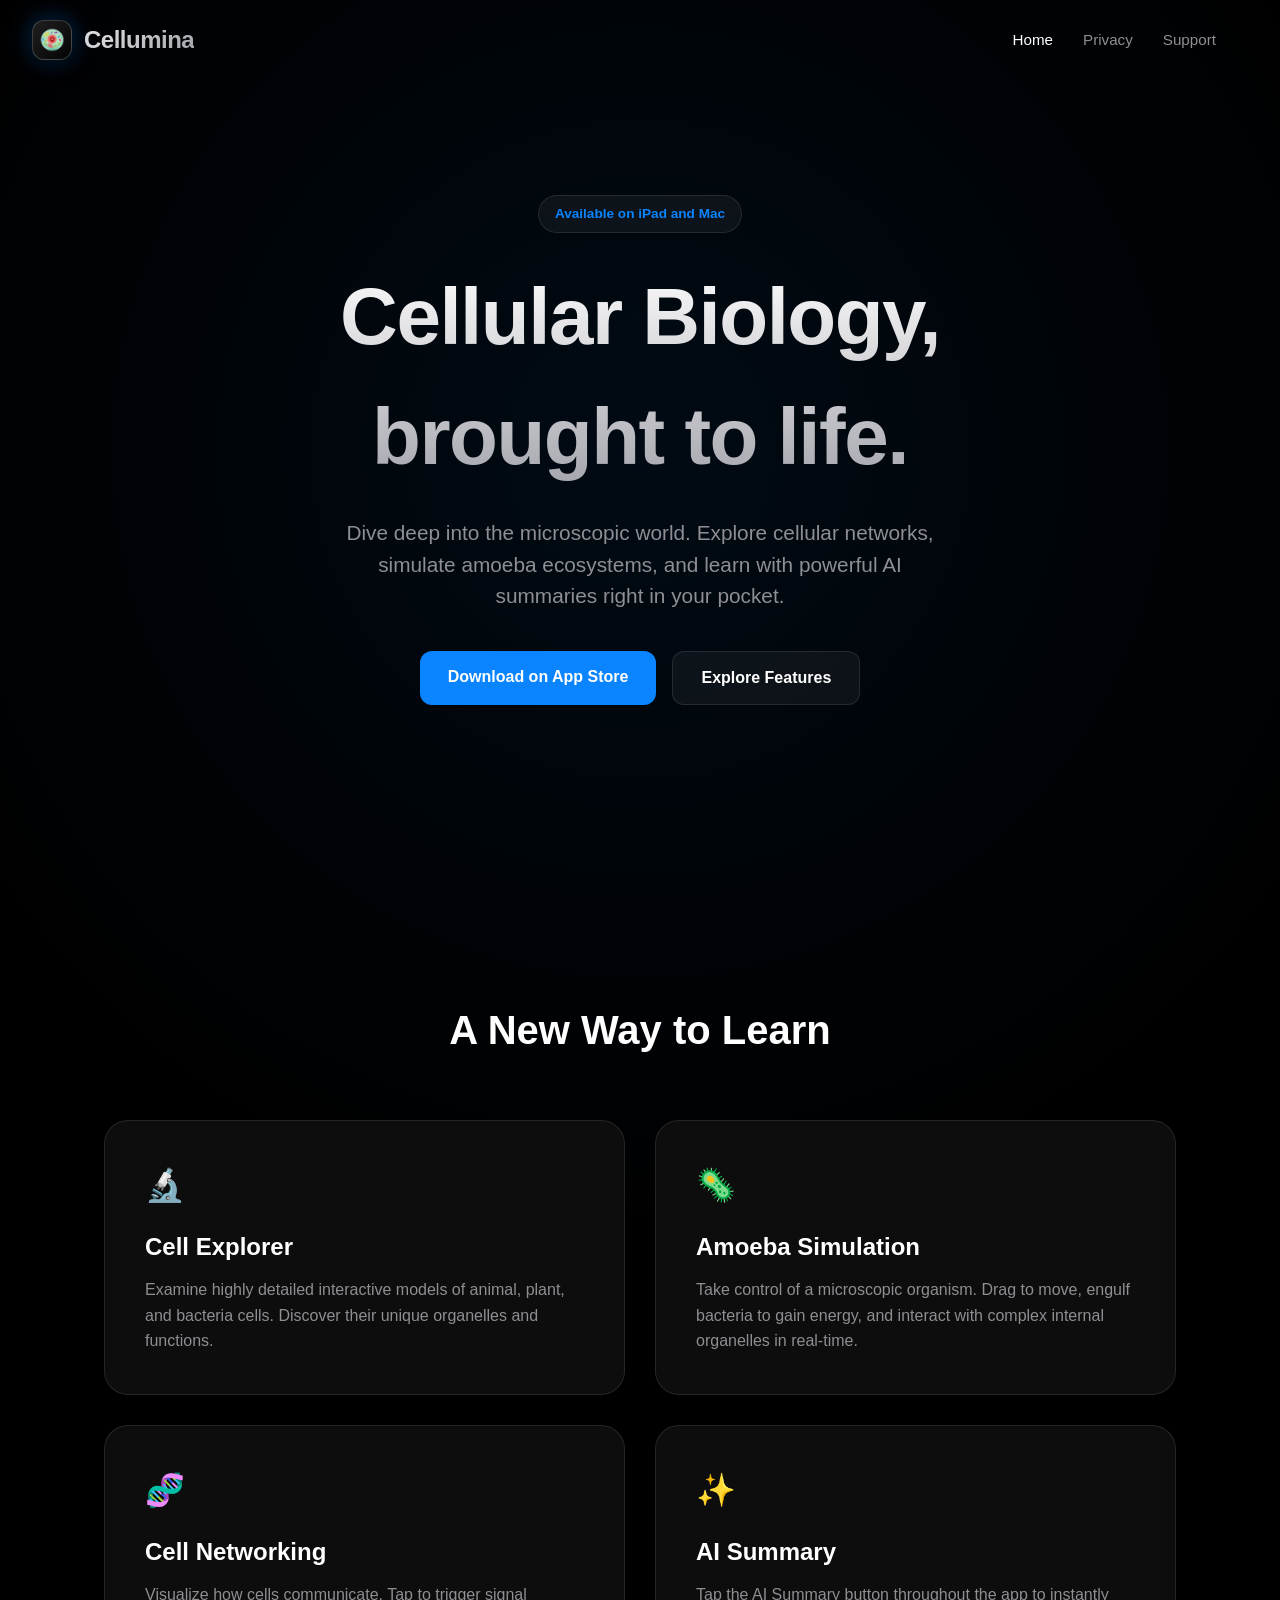
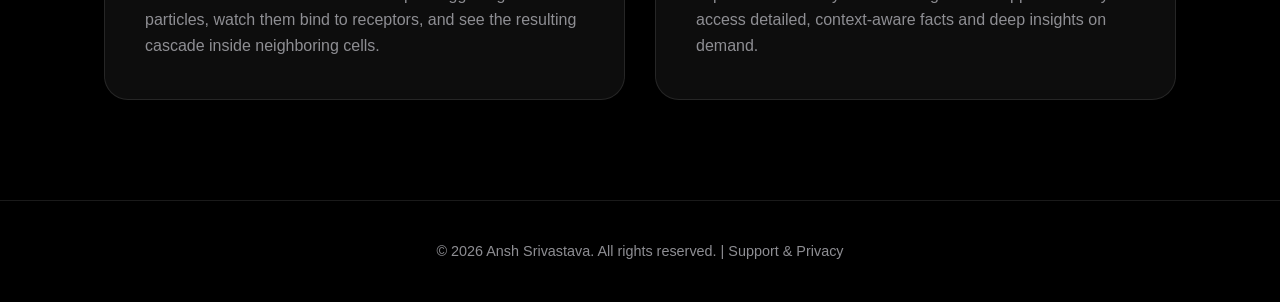
<file: index.html>
<!DOCTYPE html>
<html lang="en">

<head>
    <meta charset="UTF-8">
    <meta name="viewport" content="width=device-width, initial-scale=1.0">
    <title>Cellumina</title>
    <link rel="icon" type="image/png" href="OnboardingLogo.png">
    <meta name="description"
        content="Cellumina is a revolutionary educational app that brings biology to life through interactive simulations, cellular networking, and advanced AI summaries.">
    <link rel="stylesheet" href="styles.css">
</head>

<body>
    <div class="bg-glow"></div>

    <nav>
        <a href="index.html" class="logo">
            <img src="OnboardingLogo.png" alt="Cellumina Logo" class="logo-img">
            Cellumina
        </a>
        <div class="nav-links">
            <a href="index.html" class="active">Home</a>
            <a href="privacy.html">Privacy</a>
            <a href="support.html">Support</a>
        </div>
    </nav>

    <header class="hero">
        <div class="badge">Available on iPad and Mac</div>
        <h1>Cellular Biology,<br>brought to life.</h1>
        <p class="subtitle">Dive deep into the microscopic world. Explore cellular networks, simulate amoeba ecosystems,
            and learn with powerful AI summaries right in your pocket.</p>

        <div class="cta-group">
            <a href="https://apps.apple.com/in/app/cellumina/id6780639569" class="btn btn-primary">Download on App
                Store</a>
            <a href="#features" class="btn btn-secondary">Explore Features</a>
        </div>
    </header>

    <section id="features" class="features">
        <h2 class="section-title">A New Way to Learn</h2>

        <div class="grid">
            <div class="card">
                <div class="card-icon">🔬</div>
                <h3>Cell Explorer</h3>
                <p>Examine highly detailed interactive models of animal, plant, and bacteria cells. Discover their
                    unique organelles and functions.</p>
            </div>

            <div class="card">
                <div class="card-icon">🦠</div>
                <h3>Amoeba Simulation</h3>
                <p>Take control of a microscopic organism. Drag to move, engulf bacteria to gain energy, and interact
                    with complex internal organelles in real-time.</p>
            </div>

            <div class="card">
                <div class="card-icon">🧬</div>
                <h3>Cell Networking</h3>
                <p>Visualize how cells communicate. Tap to trigger signal particles, watch them bind to receptors, and
                    see the resulting cascade inside neighboring cells.</p>
            </div>

            <div class="card">
                <div class="card-icon">✨</div>
                <h3>AI Summary</h3>
                <p>Tap the AI Summary button throughout the app to instantly access detailed, context-aware facts and deep insights on demand.</p>
            </div>
        </div>
    </section>

    <footer>
        <p>&copy; 2026 Ansh Srivastava. All rights reserved. | <a href="support.html"
                style="color:var(--text-secondary); text-decoration:none;">Support</a> &amp; <a href="privacy.html"
                style="color:var(--text-secondary); text-decoration:none;">Privacy</a></p>
    </footer>

    <script src="script.js"></script>
</body>

</html>
</file>
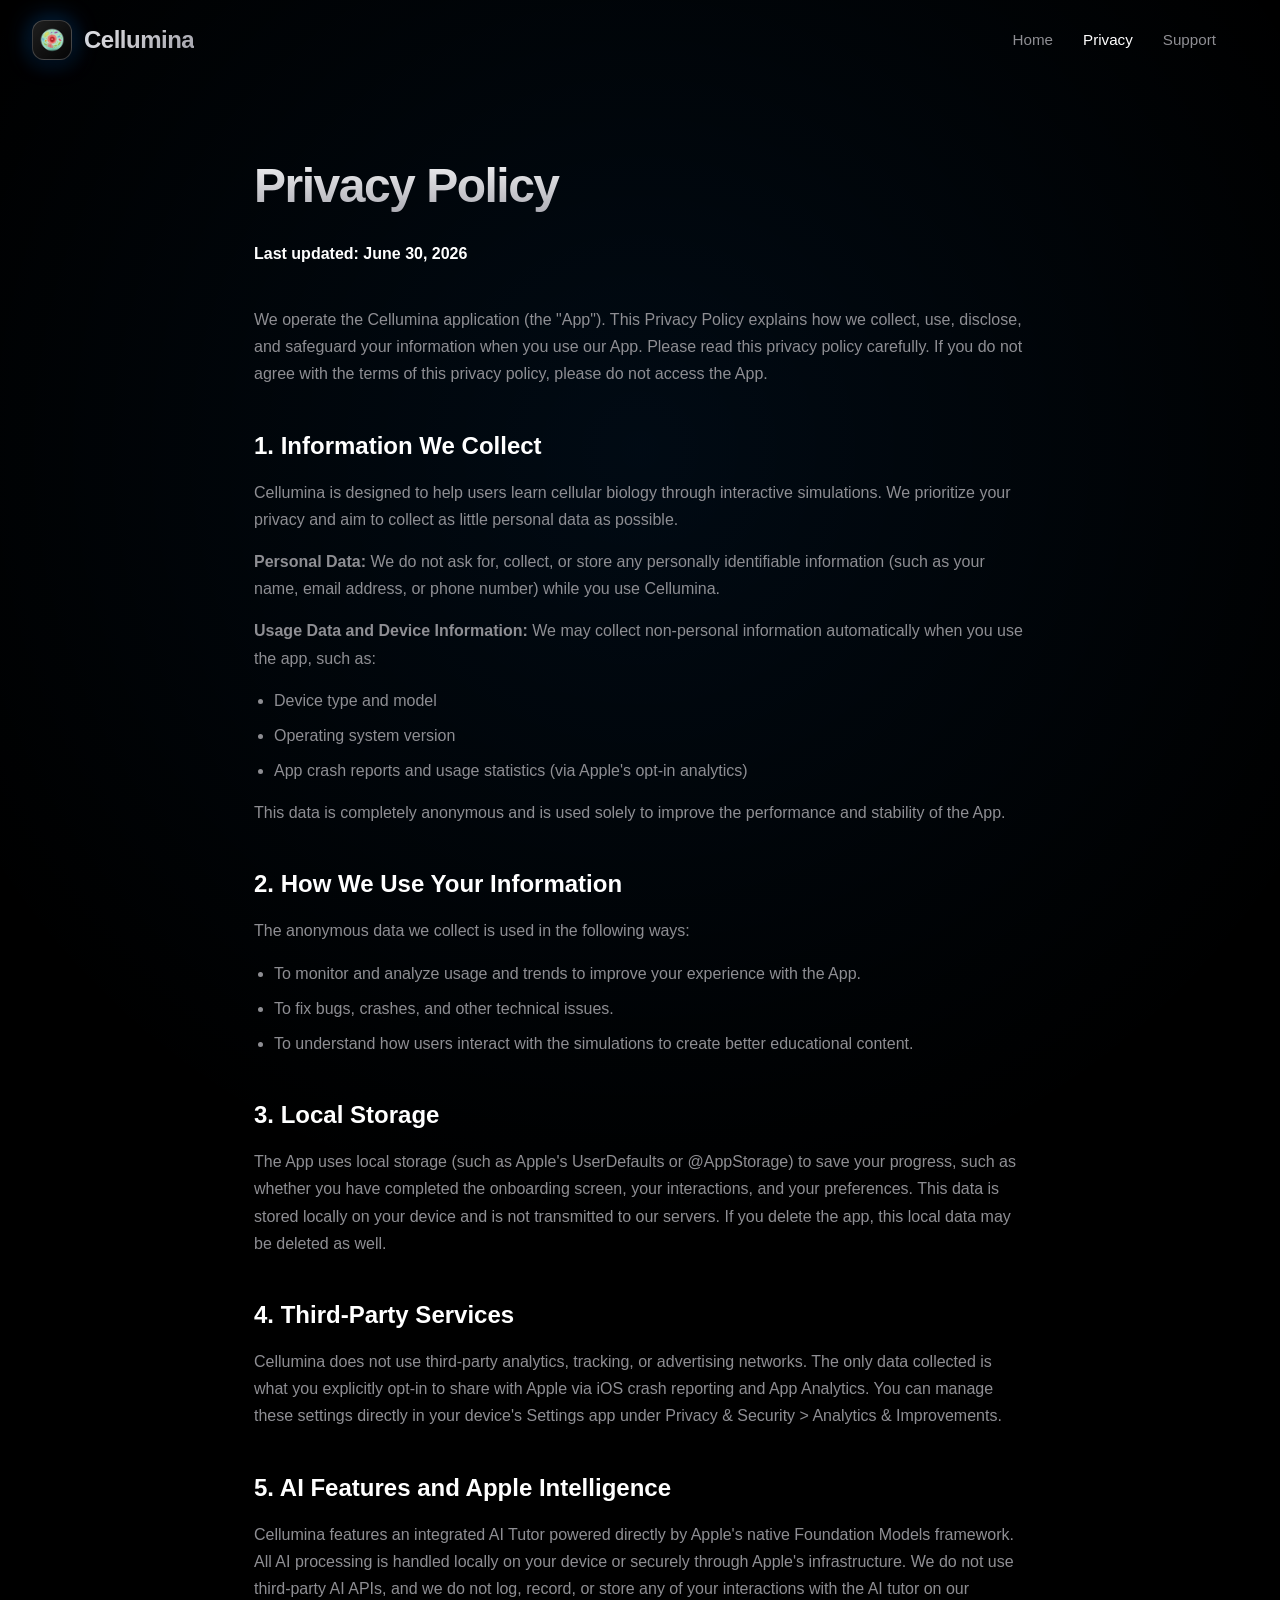
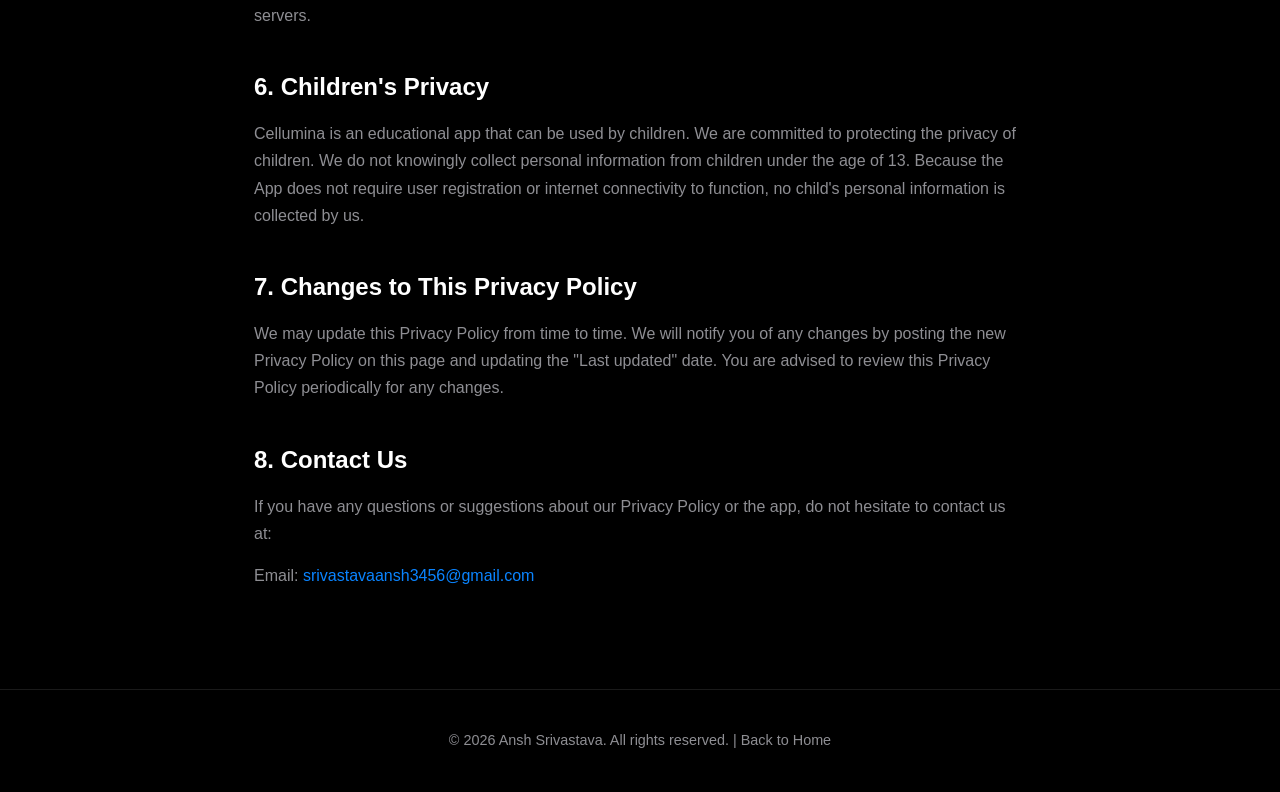
<file: privacy.html>
<!DOCTYPE html>
<html lang="en">

<head>
    <meta charset="UTF-8">
    <meta name="viewport" content="width=device-width, initial-scale=1.0">
    <title>Privacy Policy | Cellumina</title>
    <link rel="icon" type="image/png" href="OnboardingLogo.png">
    <meta name="description" content="Privacy Policy for the Cellumina app.">
    <link rel="stylesheet" href="styles.css">
    <style>
        .privacy-container {
            max-width: 900px;
            margin: 150px auto 100px;
            padding: 0 5%;
            color: var(--text-secondary);
        }

        .privacy-container h1 {
            font-size: 3rem;
            margin-bottom: 20px;
            text-align: left;
            animation: none;
            transform: none;
            opacity: 1;
        }

        .privacy-container h2 {
            font-size: 1.5rem;
            color: var(--text-color);
            margin-top: 40px;
            margin-bottom: 15px;
        }

        .privacy-container p,
        .privacy-container ul {
            margin-bottom: 15px;
            line-height: 1.7;
        }

        .privacy-container ul {
            padding-left: 20px;
            list-style-type: disc;
        }

        .privacy-container li {
            margin-bottom: 8px;
        }

        .last-updated {
            font-weight: 600;
            color: var(--text-color);
            margin-bottom: 40px;
            display: block;
        }
    </style>
</head>

<body>
    <div class="bg-glow"></div>

    <nav>
        <a href="index.html" class="logo">
            <img src="OnboardingLogo.png" alt="Cellumina Logo" class="logo-img">
            Cellumina
        </a>
        <div class="nav-links">
            <a href="index.html">Home</a>
            <a href="privacy.html" class="active">Privacy</a>
            <a href="support.html">Support</a>
        </div>
    </nav>

    <main class="privacy-container">
        <h1>Privacy Policy</h1>
        <span class="last-updated">Last updated: June 30, 2026</span>

        <p>We operate the Cellumina application (the "App"). This Privacy Policy explains how we collect, use, disclose,
            and safeguard your information when you use our App. Please read this privacy policy carefully. If you do
            not agree with the terms of this privacy policy, please do not access the App.</p>

        <h2>1. Information We Collect</h2>
        <p>Cellumina is designed to help users learn cellular biology through interactive simulations. We prioritize
            your privacy and aim to collect as little personal data as possible.</p>
        <p><strong>Personal Data:</strong> We do not ask for, collect, or store any personally identifiable information
            (such as your name, email address, or phone number) while you use Cellumina.</p>
        <p><strong>Usage Data and Device Information:</strong> We may collect non-personal information automatically
            when you use the app, such as:</p>
        <ul>
            <li>Device type and model</li>
            <li>Operating system version</li>
            <li>App crash reports and usage statistics (via Apple's opt-in analytics)</li>
        </ul>
        <p>This data is completely anonymous and is used solely to improve the performance and stability of the App.</p>

        <h2>2. How We Use Your Information</h2>
        <p>The anonymous data we collect is used in the following ways:</p>
        <ul>
            <li>To monitor and analyze usage and trends to improve your experience with the App.</li>
            <li>To fix bugs, crashes, and other technical issues.</li>
            <li>To understand how users interact with the simulations to create better educational content.</li>
        </ul>

        <h2>3. Local Storage</h2>
        <p>The App uses local storage (such as Apple's UserDefaults or @AppStorage) to save your progress, such as
            whether you have completed the onboarding screen, your interactions, and your preferences. This data is
            stored locally on your device and is not transmitted to our servers. If you delete the app, this local data
            may be deleted as well.</p>

        <h2>4. Third-Party Services</h2>
        <p>Cellumina does not use third-party analytics, tracking, or advertising networks. The only data collected is
            what you explicitly opt-in to share with Apple via iOS crash reporting and App Analytics. You can manage
            these settings directly in your device's Settings app under Privacy & Security > Analytics & Improvements.
        </p>

        <h2>5. AI Features and Apple Intelligence</h2>
        <p>Cellumina features an integrated AI Tutor powered directly by Apple's native Foundation Models framework. All
            AI processing is handled locally on your device or securely through Apple's infrastructure. We do not use
            third-party AI APIs, and we do not log, record, or store any of your interactions with the AI tutor on our
            servers.</p>

        <h2>6. Children's Privacy</h2>
        <p>Cellumina is an educational app that can be used by children. We are committed to protecting the privacy of
            children. We do not knowingly collect personal information from children under the age of 13. Because the
            App does not require user registration or internet connectivity to function, no child's personal information
            is collected by us.</p>

        <h2>7. Changes to This Privacy Policy</h2>
        <p>We may update this Privacy Policy from time to time. We will notify you of any changes by posting the new
            Privacy Policy on this page and updating the "Last updated" date. You are advised to review this Privacy
            Policy periodically for any changes.</p>

        <h2>8. Contact Us</h2>
        <p>If you have any questions or suggestions about our Privacy Policy or the app, do not hesitate to contact us
            at:</p>
        <p>Email: <a href="mailto:srivastavaansh3456@gmail.com"
                style="color: var(--accent); text-decoration: none;">srivastavaansh3456@gmail.com</a></p>
    </main>

    <footer>
        <p>&copy; 2026 Ansh Srivastava. All rights reserved. | <a href="index.html"
                style="color:var(--text-secondary); text-decoration:none;">Back to Home</a></p>
    </footer>

    <script src="script.js"></script>
</body>

</html>
</file>
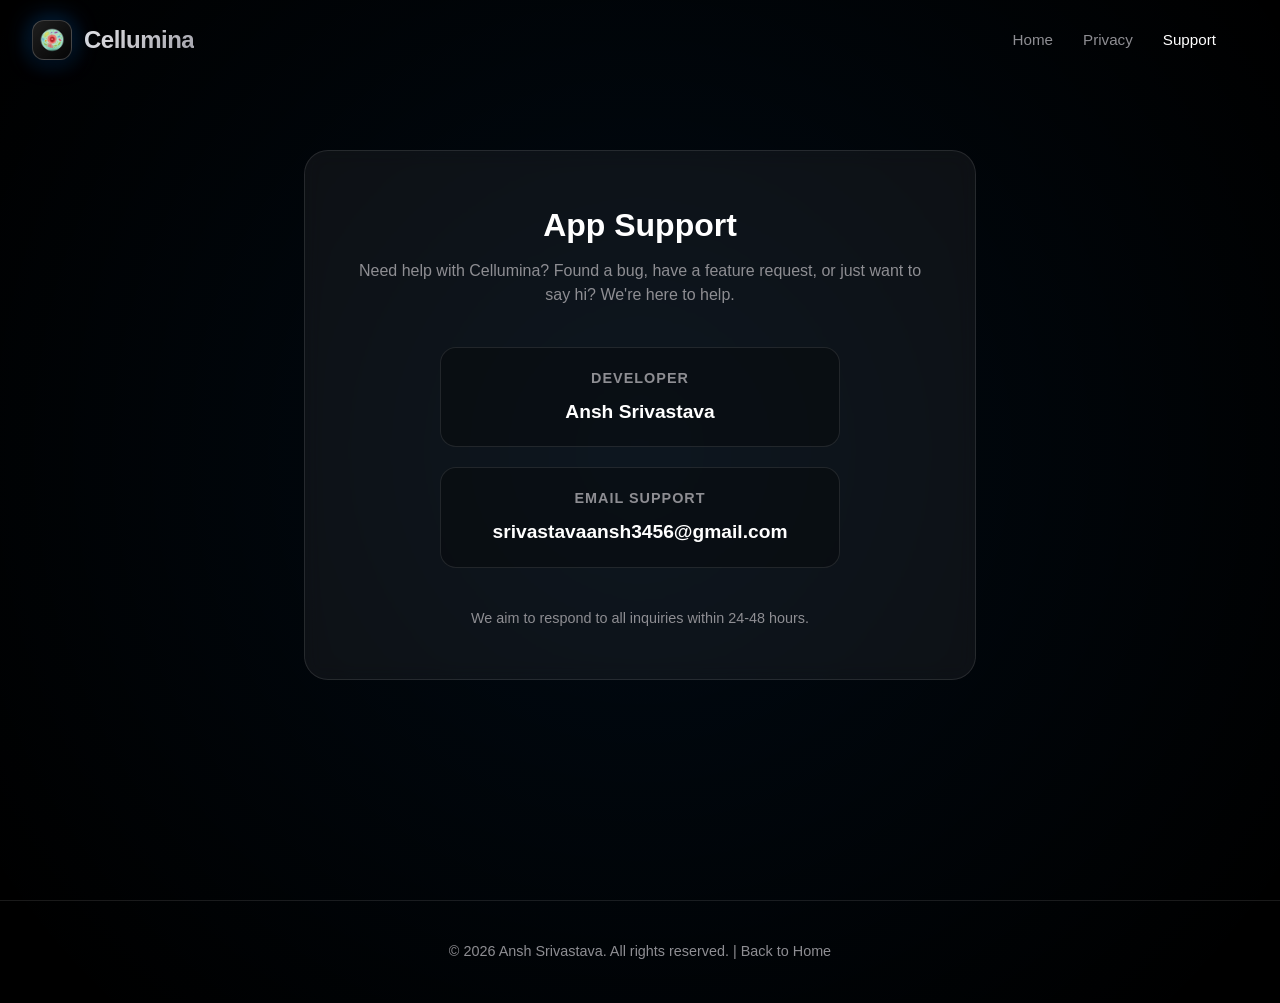
<file: support.html>
<!DOCTYPE html>
<html lang="en">
<head>
    <meta charset="UTF-8">
    <meta name="viewport" content="width=device-width, initial-scale=1.0">
    <title>Cellumina Support</title>
    <link rel="icon" type="image/png" href="OnboardingLogo.png">
    <meta name="description" content="Contact support for the Cellumina iOS app. Report issues, request features, or get general help.">
    <link rel="stylesheet" href="styles.css">
</head>
<body>
    <div class="bg-glow"></div>
    
    <nav>
        <a href="index.html" class="logo">
            <img src="OnboardingLogo.png" alt="Cellumina Logo" class="logo-img">
            Cellumina
        </a>
        <div class="nav-links">
            <a href="index.html">Home</a>
            <a href="privacy.html">Privacy</a>
            <a href="support.html" class="active">Support</a>
        </div>
    </nav>

    <section class="support-section">
        <div class="contact-card">
            <h2>App Support</h2>
            <p>Need help with Cellumina? Found a bug, have a feature request, or just want to say hi? We're here to help.</p>
            
            <div class="contact-info">
                <div class="contact-method">
                    <h4>Developer</h4>
                    <p style="font-size: 1.2rem; font-weight: 600; color: var(--text-color); margin-bottom: 0;">Ansh Srivastava</p>
                </div>
                
                <div class="contact-method">
                    <h4>Email Support</h4>
                    <a href="mailto:srivastavaansh3456@gmail.com">srivastavaansh3456@gmail.com</a>
                </div>
            </div>
            
            <p style="margin-top: 40px; font-size: 0.9rem; margin-bottom: 0;">We aim to respond to all inquiries within 24-48 hours.</p>
        </div>
    </section>

    <footer>
        <p>&copy; 2026 Ansh Srivastava. All rights reserved. | <a href="index.html" style="color:var(--text-secondary); text-decoration:none;">Back to Home</a></p>
    </footer>

    <script src="script.js"></script>
</body>
</html>
</file>
<file: styles.css>
:root {
    --bg-color: #000000;
    --text-color: #ffffff;
    --text-secondary: #8E8E93;
    --accent: #0A84FF;
    --accent-hover: #0070E0;
    --glass-bg: rgba(255, 255, 255, 0.05);
    --glass-border: rgba(255, 255, 255, 0.1);
    --glass-shadow: 0 8px 32px 0 rgba(0, 0, 0, 0.37);
    --font-stack: -apple-system, BlinkMacSystemFont, "Segoe UI", Roboto, Helvetica, Arial, sans-serif;
}

* {
    margin: 0;
    padding: 0;
    box-sizing: border-box;
}

body {
    background-color: var(--bg-color);
    color: var(--text-color);
    font-family: var(--font-stack);
    line-height: 1.5;
    -webkit-font-smoothing: antialiased;
    overflow-x: hidden;
}

/* Background Effects */
.bg-glow {
    position: fixed;
    top: -50%;
    left: -50%;
    width: 200%;
    height: 200%;
    background: radial-gradient(circle at 50% 50%, rgba(10, 132, 255, 0.08) 0%, rgba(0, 0, 0, 0) 50%);
    z-index: -1;
    pointer-events: none;
}

/* Navigation */
nav {
    position: fixed;
    top: 0;
    width: 100%;
    padding: 20px 5%;
    display: flex;
    justify-content: space-between;
    align-items: center;
    z-index: 100;
    transition: all 0.3s ease;
}

nav.scrolled {
    background: rgba(0, 0, 0, 0.3);
    backdrop-filter: blur(25px);
    -webkit-backdrop-filter: blur(25px);
    border-bottom: 1px solid rgba(255, 255, 255, 0.05);
    padding: 15px 5%;
}

.logo {
    display: flex;
    align-items: center;
    gap: 12px;
    font-size: 1.5rem;
    font-weight: 700;
    letter-spacing: -0.5px;
    background: linear-gradient(135deg, #fff, #a1a1aa);
    -webkit-background-clip: text;
    -webkit-text-fill-color: transparent;
    text-decoration: none;
    margin-left: -32px;
}

.logo-img {
    height: 40px;
    width: 40px;
    background: linear-gradient(135deg, rgba(255, 255, 255, 0.12), rgba(255, 255, 255, 0.02));
    border: 1px solid rgba(255, 255, 255, 0.2);
    border-radius: 12px;
    padding: 5px;
    box-shadow: 0 4px 15px rgba(0, 0, 0, 0.6), 0 0 25px rgba(10, 132, 255, 0.4);
    backdrop-filter: blur(12px);
    -webkit-backdrop-filter: blur(12px);
    box-sizing: border-box;
    object-fit: contain;
}

.nav-links {
    display: flex;
    gap: 30px;
}

.nav-links a {
    color: var(--text-secondary);
    text-decoration: none;
    font-weight: 500;
    transition: color 0.2s ease;
    font-size: 0.95rem;
}

.nav-links a:hover,
.nav-links a.active {
    color: var(--text-color);
}

/* Hero Section */
.hero {
    min-height: 100vh;
    display: flex;
    flex-direction: column;
    justify-content: center;
    align-items: center;
    text-align: center;
    padding: 0 20px;
}

.badge {
    background: var(--glass-bg);
    border: 1px solid var(--glass-border);
    padding: 8px 16px;
    border-radius: 30px;
    font-size: 0.85rem;
    font-weight: 600;
    color: var(--accent);
    margin-bottom: 24px;
    opacity: 0;
    transform: translateY(20px);
    animation: fadeUp 0.8s forwards;
}

h1 {
    font-size: clamp(3rem, 8vw, 5rem);
    font-weight: 800;
    letter-spacing: -1.5px;
    margin-bottom: 20px;
    max-width: 900px;
    background: linear-gradient(180deg, #FFFFFF 0%, #A1A1AA 100%);
    -webkit-background-clip: text;
    -webkit-text-fill-color: transparent;
    opacity: 0;
    transform: translateY(20px);
    animation: fadeUp 0.8s 0.1s forwards;
}

.subtitle {
    font-size: clamp(1.1rem, 2vw, 1.3rem);
    color: var(--text-secondary);
    max-width: 600px;
    margin-bottom: 40px;
    opacity: 0;
    transform: translateY(20px);
    animation: fadeUp 0.8s 0.2s forwards;
}

.cta-group {
    display: flex;
    gap: 16px;
    opacity: 0;
    transform: translateY(20px);
    animation: fadeUp 0.8s 0.3s forwards;
}

.btn {
    padding: 14px 28px;
    border-radius: 12px;
    font-size: 1rem;
    font-weight: 600;
    text-decoration: none;
    transition: all 0.2s ease;
    cursor: pointer;
}

.btn-primary {
    background: var(--accent);
    color: #fff;
    border: none;
}

.btn-primary:hover {
    background: var(--accent-hover);
    transform: translateY(-2px);
    box-shadow: 0 8px 20px rgba(10, 132, 255, 0.3);
}

.btn-secondary {
    background: var(--glass-bg);
    color: var(--text-color);
    border: 1px solid var(--glass-border);
}

.btn-secondary:hover {
    background: rgba(255, 255, 255, 0.1);
    transform: translateY(-2px);
}

/* Features Grid */
.features {
    padding: 100px 5%;
    max-width: 1200px;
    margin: 0 auto;
}

.section-title {
    text-align: center;
    font-size: 2.5rem;
    font-weight: 700;
    margin-bottom: 60px;
}

.grid {
    display: grid;
    grid-template-columns: repeat(2, 1fr);
    gap: 30px;
}

.card {
    background: var(--glass-bg);
    border: 1px solid var(--glass-border);
    border-radius: 24px;
    padding: 40px;
    backdrop-filter: blur(10px);
    -webkit-backdrop-filter: blur(10px);
    transition: transform 0.3s ease, border-color 0.3s ease;
    opacity: 0;
    transform: translateY(30px);
}

.card.visible {
    opacity: 1;
    transform: translateY(0);
}

.card:hover {
    transform: translateY(-5px);
    border-color: rgba(255, 255, 255, 0.2);
}

.card-icon {
    font-size: 2rem;
    margin-bottom: 20px;
    color: var(--accent);
}

.card h3 {
    font-size: 1.5rem;
    margin-bottom: 12px;
}

.card p {
    color: var(--text-secondary);
    line-height: 1.6;
}

/* Support Form */
.support-section {
    padding: 150px 5% 100px;
    max-width: 800px;
    margin: 0 auto;
    min-height: 100vh;
}

.contact-card {
    background: var(--glass-bg);
    border: 1px solid var(--glass-border);
    border-radius: 24px;
    padding: 50px;
    backdrop-filter: blur(10px);
    -webkit-backdrop-filter: blur(10px);
    text-align: center;
}

.contact-card h2 {
    font-size: 2rem;
    margin-bottom: 10px;
}

.contact-card p {
    color: var(--text-secondary);
    margin-bottom: 40px;
}

.contact-info {
    display: flex;
    flex-direction: column;
    align-items: center;
    gap: 20px;
}

.contact-method {
    background: rgba(0, 0, 0, 0.3);
    border: 1px solid var(--glass-border);
    padding: 20px 40px;
    border-radius: 16px;
    width: 100%;
    max-width: 400px;
}

.contact-method h4 {
    font-size: 0.9rem;
    color: var(--text-secondary);
    text-transform: uppercase;
    letter-spacing: 1px;
    margin-bottom: 8px;
}

.contact-method a {
    font-size: 1.2rem;
    color: var(--text-color);
    text-decoration: none;
    font-weight: 600;
    transition: color 0.2s;
    word-wrap: break-word;
    word-break: break-all;
}

.contact-method a:hover {
    color: var(--accent);
}

/* Footer */
footer {
    text-align: center;
    padding: 40px 20px;
    color: var(--text-secondary);
    border-top: 1px solid var(--glass-border);
    font-size: 0.9rem;
}

/* Animations */
@keyframes fadeUp {
    from {
        opacity: 0;
        transform: translateY(20px);
    }

    to {
        opacity: 1;
        transform: translateY(0);
    }
}

/* Responsive */
@media (max-width: 768px) {
    nav {
        flex-direction: column;
        gap: 15px;
        padding: 20px 5%;
    }

    nav.scrolled {
        padding: 15px 5%;
    }

    .logo {
        margin-left: 0;
    }

    .nav-links {
        display: flex;
        gap: 20px;
        font-size: 0.9rem;
    }

    .cta-group {
        flex-direction: column;
        width: 100%;
        max-width: 300px;
    }

    .btn {
        width: 100%;
    }

    .contact-card {
        padding: 30px 20px;
    }

    .grid {
        grid-template-columns: 1fr;
    }
}
</file>
